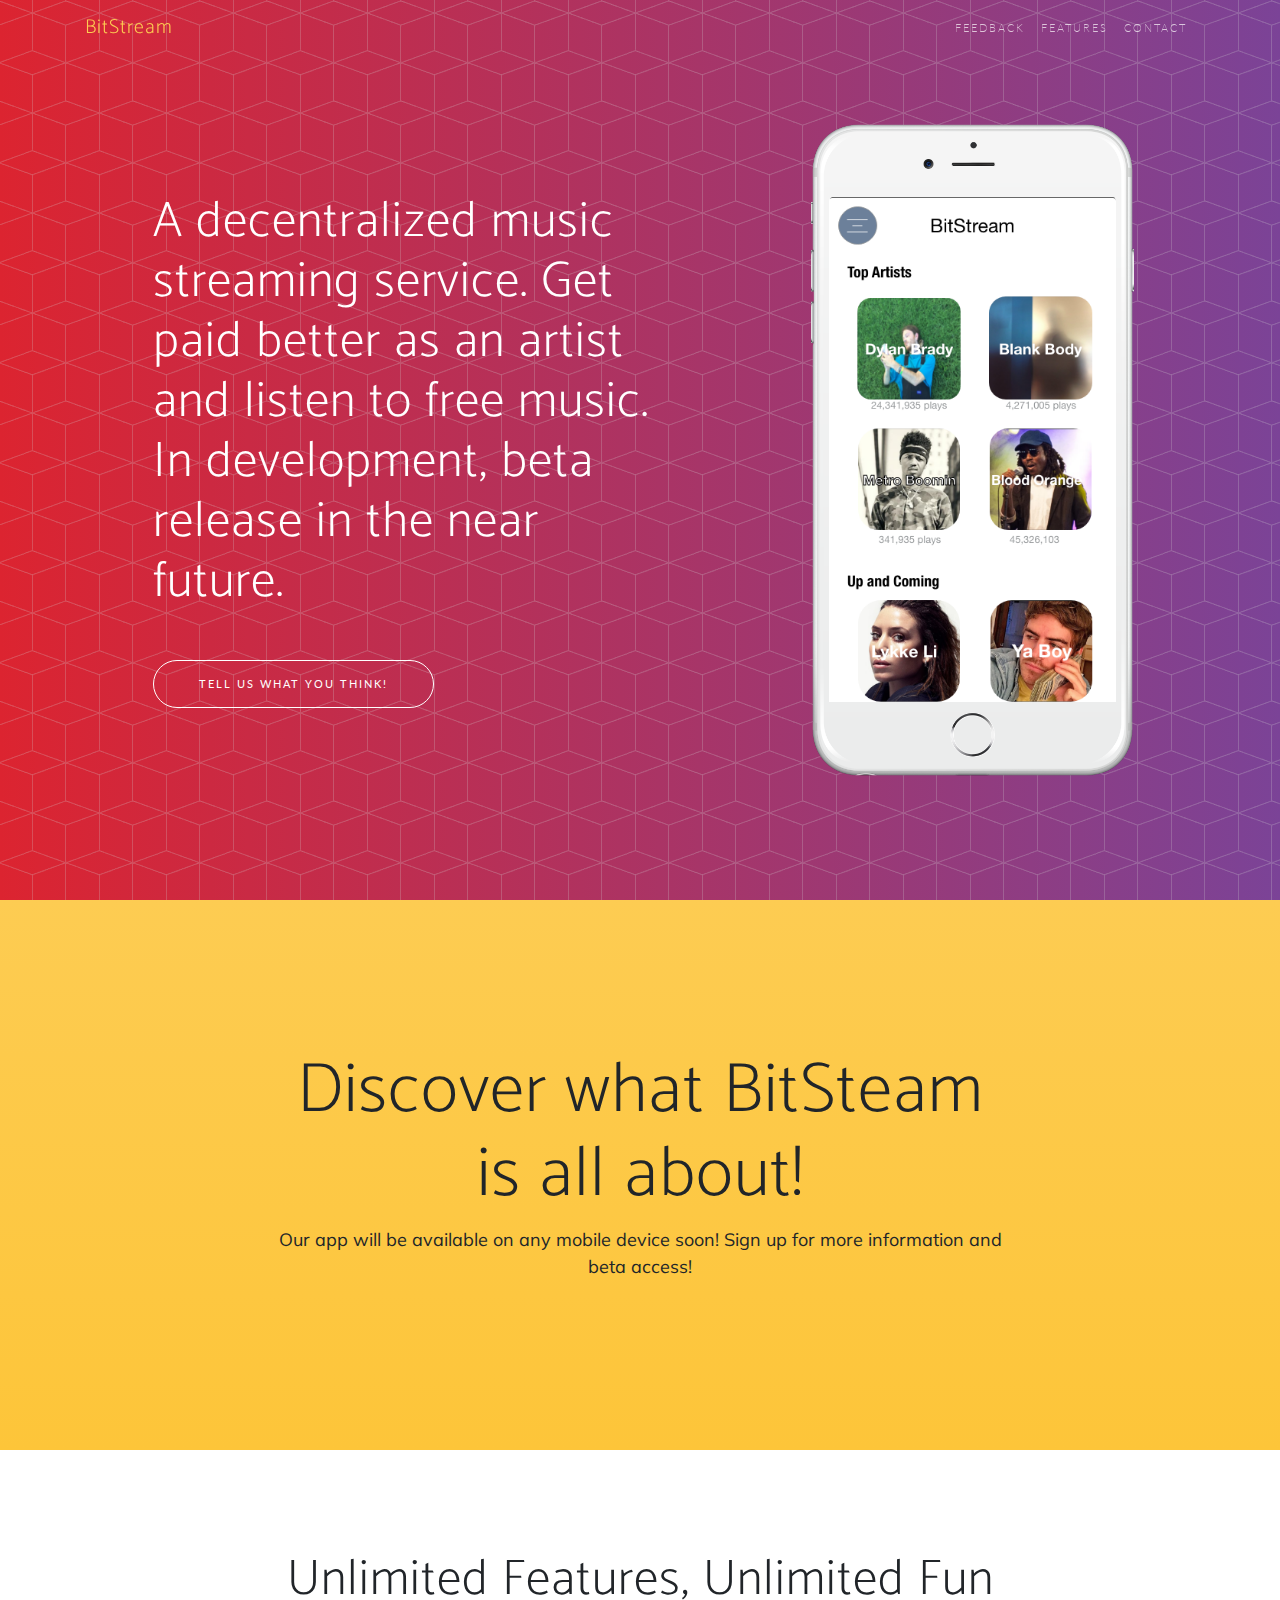
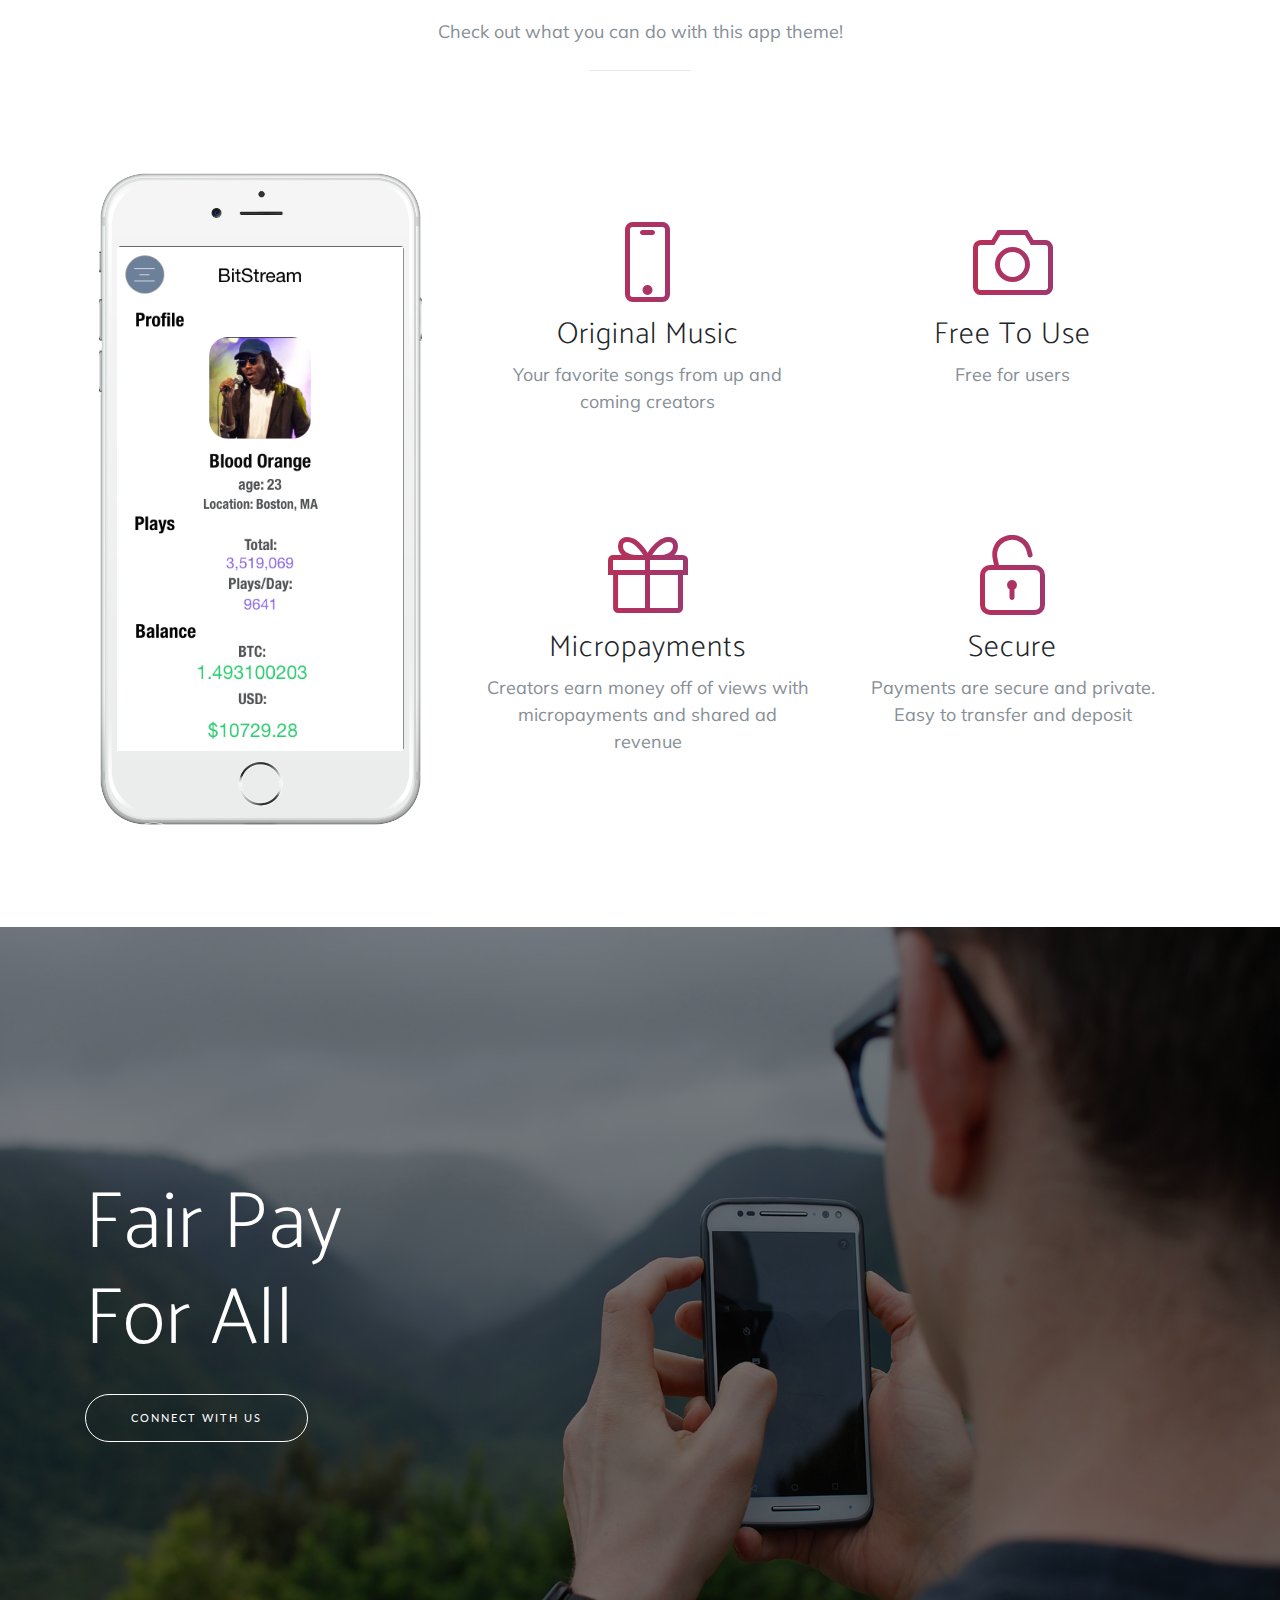
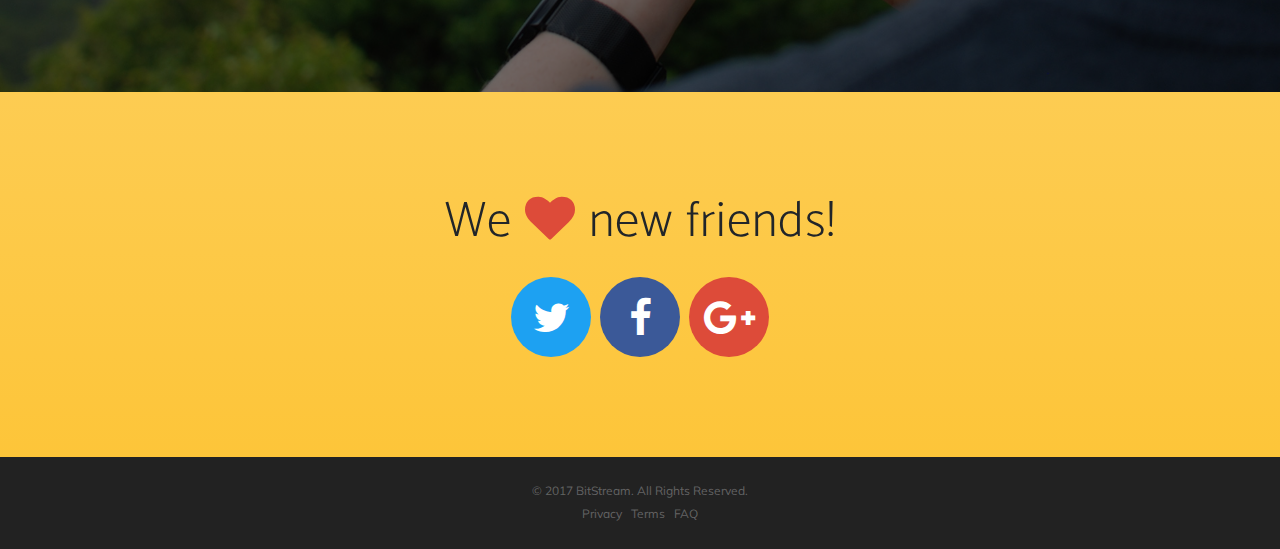
<file: BitStream/index.html>
<!DOCTYPE html>
<html lang="en">

  <head>

    <meta charset="utf-8">
    <meta name="viewport" content="width=device-width, initial-scale=1, shrink-to-fit=no">
    <meta name="description" content="">
    <meta name="author" content="">

    <title>BitStream</title>

    <!-- Bootstrap core CSS -->
    <link href="vendor/bootstrap/css/bootstrap.min.css" rel="stylesheet">

    <!-- Custom fonts for this template -->
    <link rel="stylesheet" href="vendor/font-awesome/css/font-awesome.min.css">
    <link rel="stylesheet" href="vendor/simple-line-icons/css/simple-line-icons.css">
    <link href="https://fonts.googleapis.com/css?family=Lato" rel="stylesheet">
    <link href="https://fonts.googleapis.com/css?family=Catamaran:100,200,300,400,500,600,700,800,900" rel="stylesheet">
    <link href="https://fonts.googleapis.com/css?family=Muli" rel="stylesheet">

    <!-- Plugin CSS -->
    <link rel="stylesheet" href="device-mockups/device-mockups.min.css">

    <!-- Custom styles for this template -->
    <link href="css/new-age.css" rel="stylesheet">

  </head>

  <body id="page-top">

    <!-- Navigation -->
    <nav class="navbar navbar-expand-lg navbar-light fixed-top" id="mainNav">
      <div class="container">
        <a class="navbar-brand js-scroll-trigger" href="#page-top">BitStream</a>
        <button class="navbar-toggler navbar-toggler-right" type="button" data-toggle="collapse" data-target="#navbarResponsive" aria-controls="navbarResponsive" aria-expanded="false" aria-label="Toggle navigation">
          Menu
          <i class="fa fa-bars"></i>
        </button>
        <div class="collapse navbar-collapse" id="navbarResponsive">
          <ul class="navbar-nav ml-auto">
            <li class="nav-item">
              <a class="nav-link js-scroll-trigger" href="https://docs.google.com/forms/d/e/1FAIpQLScmRfVFANTkM73EkITOBCPFWtIOla3pUd86gsu67krVJRPUtQ/viewform">Feedback</a>
            </li>
            <li class="nav-item">
              <a class="nav-link js-scroll-trigger" href="#features">Features</a>
            </li>
            <li class="nav-item">
              <a class="nav-link js-scroll-trigger" href="#contact">Contact</a>
            </li>
          </ul>
        </div>
      </div>
    </nav>

    <header class="masthead">
      <div class="container h-100">
        <div class="row h-100">
          <div class="col-lg-7 my-auto">
            <div class="header-content mx-auto">
              <h1 class="mb-5">A decentralized music streaming service. Get paid better as an artist and listen to free music. In development, beta release in the near future.</h1>
              <a href="https://docs.google.com/forms/d/e/1FAIpQLScmRfVFANTkM73EkITOBCPFWtIOla3pUd86gsu67krVJRPUtQ/viewform" class="btn btn-outline btn-xl js-scroll-trigger">Tell us what you think!</a>
            </div>
          </div>
          <div class="col-lg-5 my-auto">
            <div class="device-container">
              <div class="device-mockup iphone6_plus portrait white">
                <div class="device">
                  <div class="screen">
                    <!-- Demo image for screen mockup, you can put an image here, some HTML, an animation, video, or anything else! -->
                    <img src="img/demo-screen-1.png" class="img-fluid" alt="">
                  </div>
                  <div class="button">
                    <!-- You can hook the "home button" to some JavaScript events or just remove it -->
                  </div>
                </div>
              </div>
            </div>
          </div>
        </div>
      </div>
    </header>

    <section class="download bg-primary text-center" id="download">
      <div class="container">
        <div class="row">
          <div class="col-md-8 mx-auto">
            <h2 class="section-heading">Discover what BitSteam is all about!</h2>
            <p>Our app will be available on any mobile device soon! Sign up for more information and beta access! </p>
          </div>
        </div>
      </div>
    </section>

    <section class="features" id="features">
      <div class="container">
        <div class="section-heading text-center">
          <h2>Unlimited Features, Unlimited Fun</h2>
          <p class="text-muted">Check out what you can do with this app theme!</p>
          <hr>
        </div>
        <div class="row">
          <div class="col-lg-4 my-auto">
            <div class="device-container">
              <div class="device-mockup iphone6_plus portrait white">
                <div class="device">
                  <div class="screen">
                    <!-- Demo image for screen mockup, you can put an image here, some HTML, an animation, video, or anything else! -->
                    <img src="img/demo-screen-2.png" class="img-fluid" alt="">
                  </div>
                  <div class="button">
                    <!-- You can hook the "home button" to some JavaScript events or just remove it -->
                  </div>
                </div>
              </div>
            </div>
          </div>
          <div class="col-lg-8 my-auto">
            <div class="container-fluid">
              <div class="row">
                <div class="col-lg-6">
                  <div class="feature-item">
                    <i class="icon-screen-smartphone text-primary"></i>
                    <h3>Original Music</h3>
                    <p class="text-muted">Your favorite songs from up and coming creators</p>
                  </div>
                </div>
                <div class="col-lg-6">
                  <div class="feature-item">
                    <i class="icon-camera text-primary"></i>
                    <h3>Free To Use</h3>
                    <p class="text-muted">Free for users</p>
                  </div>
                </div>
              </div>
              <div class="row">
                <div class="col-lg-6">
                  <div class="feature-item">
                    <i class="icon-present text-primary"></i>
                    <h3>Micropayments</h3>
                    <p class="text-muted">Creators earn money off of views with micropayments and shared ad revenue</p>
                  </div>
                </div>
                <div class="col-lg-6">
                  <div class="feature-item">
                    <i class="icon-lock-open text-primary"></i>
                    <h3>Secure</h3>
                    <p class="text-muted">Payments are secure and private. Easy to transfer and deposit</p>
                  </div>
                </div>
              </div>
            </div>
          </div>
        </div>
      </div>
    </section>

    <section class="cta">
      <div class="cta-content">
        <div class="container">
          <h2>Fair Pay<br>For All</h2>
          <a href="#contact" class="btn btn-outline btn-xl js-scroll-trigger">Connect With Us</a>
        </div>
      </div>
      <div class="overlay"></div>
    </section>

    <section class="contact bg-primary" id="contact">
      <div class="container">
        <h2>We
          <i class="fa fa-heart"></i>
          new friends!</h2>
        <ul class="list-inline list-social">
          <li class="list-inline-item social-twitter">
            <a href="#">
              <i class="fa fa-twitter"></i>
            </a>
          </li>
          <li class="list-inline-item social-facebook">
            <a href="#">
              <i class="fa fa-facebook"></i>
            </a>
          </li>
          <li class="list-inline-item social-google-plus">
            <a href="#">
              <i class="fa fa-google-plus"></i>
            </a>
          </li>
        </ul>
      </div>
    </section>

    <footer>
      <div class="container">
        <p>&copy; 2017 BitStream. All Rights Reserved.</p>
        <ul class="list-inline">
          <li class="list-inline-item">
            <a href="#">Privacy</a>
          </li>
          <li class="list-inline-item">
            <a href="#">Terms</a>
          </li>
          <li class="list-inline-item">
            <a href="#">FAQ</a>
          </li>
        </ul>
      </div>
    </footer>

    <!-- Bootstrap core JavaScript -->
    <script src="vendor/jquery/jquery.min.js"></script>
    <script src="vendor/bootstrap/js/bootstrap.bundle.min.js"></script>

    <!-- Plugin JavaScript -->
    <script src="vendor/jquery-easing/jquery.easing.min.js"></script>

    <!-- Custom scripts for this template -->
    <script src="js/new-age.min.js"></script>

  </body>

</html>
</file>
<file: BitStream/vendor/simple-line-icons/css/simple-line-icons.css>
@font-face {
  font-family: 'simple-line-icons';
  src: url('../fonts/Simple-Line-Icons.eot?v=2.4.0');
  src: url('../fonts/Simple-Line-Icons.eot?v=2.4.0#iefix') format('embedded-opentype'), url('../fonts/Simple-Line-Icons.woff2?v=2.4.0') format('woff2'), url('../fonts/Simple-Line-Icons.ttf?v=2.4.0') format('truetype'), url('../fonts/Simple-Line-Icons.woff?v=2.4.0') format('woff'), url('../fonts/Simple-Line-Icons.svg?v=2.4.0#simple-line-icons') format('svg');
  font-weight: normal;
  font-style: normal;
}
/*
 Use the following CSS code if you want to have a class per icon.
 Instead of a list of all class selectors, you can use the generic [class*="icon-"] selector, but it's slower:
*/
.icon-user,
.icon-people,
.icon-user-female,
.icon-user-follow,
.icon-user-following,
.icon-user-unfollow,
.icon-login,
.icon-logout,
.icon-emotsmile,
.icon-phone,
.icon-call-end,
.icon-call-in,
.icon-call-out,
.icon-map,
.icon-location-pin,
.icon-direction,
.icon-directions,
.icon-compass,
.icon-layers,
.icon-menu,
.icon-list,
.icon-options-vertical,
.icon-options,
.icon-arrow-down,
.icon-arrow-left,
.icon-arrow-right,
.icon-arrow-up,
.icon-arrow-up-circle,
.icon-arrow-left-circle,
.icon-arrow-right-circle,
.icon-arrow-down-circle,
.icon-check,
.icon-clock,
.icon-plus,
.icon-minus,
.icon-close,
.icon-event,
.icon-exclamation,
.icon-organization,
.icon-trophy,
.icon-screen-smartphone,
.icon-screen-desktop,
.icon-plane,
.icon-notebook,
.icon-mustache,
.icon-mouse,
.icon-magnet,
.icon-energy,
.icon-disc,
.icon-cursor,
.icon-cursor-move,
.icon-crop,
.icon-chemistry,
.icon-speedometer,
.icon-shield,
.icon-screen-tablet,
.icon-magic-wand,
.icon-hourglass,
.icon-graduation,
.icon-ghost,
.icon-game-controller,
.icon-fire,
.icon-eyeglass,
.icon-envelope-open,
.icon-envelope-letter,
.icon-bell,
.icon-badge,
.icon-anchor,
.icon-wallet,
.icon-vector,
.icon-speech,
.icon-puzzle,
.icon-printer,
.icon-present,
.icon-playlist,
.icon-pin,
.icon-picture,
.icon-handbag,
.icon-globe-alt,
.icon-globe,
.icon-folder-alt,
.icon-folder,
.icon-film,
.icon-feed,
.icon-drop,
.icon-drawer,
.icon-docs,
.icon-doc,
.icon-diamond,
.icon-cup,
.icon-calculator,
.icon-bubbles,
.icon-briefcase,
.icon-book-open,
.icon-basket-loaded,
.icon-basket,
.icon-bag,
.icon-action-undo,
.icon-action-redo,
.icon-wrench,
.icon-umbrella,
.icon-trash,
.icon-tag,
.icon-support,
.icon-frame,
.icon-size-fullscreen,
.icon-size-actual,
.icon-shuffle,
.icon-share-alt,
.icon-share,
.icon-rocket,
.icon-question,
.icon-pie-chart,
.icon-pencil,
.icon-note,
.icon-loop,
.icon-home,
.icon-grid,
.icon-graph,
.icon-microphone,
.icon-music-tone-alt,
.icon-music-tone,
.icon-earphones-alt,
.icon-earphones,
.icon-equalizer,
.icon-like,
.icon-dislike,
.icon-control-start,
.icon-control-rewind,
.icon-control-play,
.icon-control-pause,
.icon-control-forward,
.icon-control-end,
.icon-volume-1,
.icon-volume-2,
.icon-volume-off,
.icon-calendar,
.icon-bulb,
.icon-chart,
.icon-ban,
.icon-bubble,
.icon-camrecorder,
.icon-camera,
.icon-cloud-download,
.icon-cloud-upload,
.icon-envelope,
.icon-eye,
.icon-flag,
.icon-heart,
.icon-info,
.icon-key,
.icon-link,
.icon-lock,
.icon-lock-open,
.icon-magnifier,
.icon-magnifier-add,
.icon-magnifier-remove,
.icon-paper-clip,
.icon-paper-plane,
.icon-power,
.icon-refresh,
.icon-reload,
.icon-settings,
.icon-star,
.icon-symbol-female,
.icon-symbol-male,
.icon-target,
.icon-credit-card,
.icon-paypal,
.icon-social-tumblr,
.icon-social-twitter,
.icon-social-facebook,
.icon-social-instagram,
.icon-social-linkedin,
.icon-social-pinterest,
.icon-social-github,
.icon-social-google,
.icon-social-reddit,
.icon-social-skype,
.icon-social-dribbble,
.icon-social-behance,
.icon-social-foursqare,
.icon-social-soundcloud,
.icon-social-spotify,
.icon-social-stumbleupon,
.icon-social-youtube,
.icon-social-dropbox,
.icon-social-vkontakte,
.icon-social-steam {
  font-family: 'simple-line-icons';
  speak: none;
  font-style: normal;
  font-weight: normal;
  font-variant: normal;
  text-transform: none;
  line-height: 1;
  /* Better Font Rendering =========== */
  -webkit-font-smoothing: antialiased;
  -moz-osx-font-smoothing: grayscale;
}
.icon-user:before {
  content: "\e005";
}
.icon-people:before {
  content: "\e001";
}
.icon-user-female:before {
  content: "\e000";
}
.icon-user-follow:before {
  content: "\e002";
}
.icon-user-following:before {
  content: "\e003";
}
.icon-user-unfollow:before {
  content: "\e004";
}
.icon-login:before {
  content: "\e066";
}
.icon-logout:before {
  content: "\e065";
}
.icon-emotsmile:before {
  content: "\e021";
}
.icon-phone:before {
  content: "\e600";
}
.icon-call-end:before {
  content: "\e048";
}
.icon-call-in:before {
  content: "\e047";
}
.icon-call-out:before {
  content: "\e046";
}
.icon-map:before {
  content: "\e033";
}
.icon-location-pin:before {
  content: "\e096";
}
.icon-direction:before {
  content: "\e042";
}
.icon-directions:before {
  content: "\e041";
}
.icon-compass:before {
  content: "\e045";
}
.icon-layers:before {
  content: "\e034";
}
.icon-menu:before {
  content: "\e601";
}
.icon-list:before {
  content: "\e067";
}
.icon-options-vertical:before {
  content: "\e602";
}
.icon-options:before {
  content: "\e603";
}
.icon-arrow-down:before {
  content: "\e604";
}
.icon-arrow-left:before {
  content: "\e605";
}
.icon-arrow-right:before {
  content: "\e606";
}
.icon-arrow-up:before {
  content: "\e607";
}
.icon-arrow-up-circle:before {
  content: "\e078";
}
.icon-arrow-left-circle:before {
  content: "\e07a";
}
.icon-arrow-right-circle:before {
  content: "\e079";
}
.icon-arrow-down-circle:before {
  content: "\e07b";
}
.icon-check:before {
  content: "\e080";
}
.icon-clock:before {
  content: "\e081";
}
.icon-plus:before {
  content: "\e095";
}
.icon-minus:before {
  content: "\e615";
}
.icon-close:before {
  content: "\e082";
}
.icon-event:before {
  content: "\e619";
}
.icon-exclamation:before {
  content: "\e617";
}
.icon-organization:before {
  content: "\e616";
}
.icon-trophy:before {
  content: "\e006";
}
.icon-screen-smartphone:before {
  content: "\e010";
}
.icon-screen-desktop:before {
  content: "\e011";
}
.icon-plane:before {
  content: "\e012";
}
.icon-notebook:before {
  content: "\e013";
}
.icon-mustache:before {
  content: "\e014";
}
.icon-mouse:before {
  content: "\e015";
}
.icon-magnet:before {
  content: "\e016";
}
.icon-energy:before {
  content: "\e020";
}
.icon-disc:before {
  content: "\e022";
}
.icon-cursor:before {
  content: "\e06e";
}
.icon-cursor-move:before {
  content: "\e023";
}
.icon-crop:before {
  content: "\e024";
}
.icon-chemistry:before {
  content: "\e026";
}
.icon-speedometer:before {
  content: "\e007";
}
.icon-shield:before {
  content: "\e00e";
}
.icon-screen-tablet:before {
  content: "\e00f";
}
.icon-magic-wand:before {
  content: "\e017";
}
.icon-hourglass:before {
  content: "\e018";
}
.icon-graduation:before {
  content: "\e019";
}
.icon-ghost:before {
  content: "\e01a";
}
.icon-game-controller:before {
  content: "\e01b";
}
.icon-fire:before {
  content: "\e01c";
}
.icon-eyeglass:before {
  content: "\e01d";
}
.icon-envelope-open:before {
  content: "\e01e";
}
.icon-envelope-letter:before {
  content: "\e01f";
}
.icon-bell:before {
  content: "\e027";
}
.icon-badge:before {
  content: "\e028";
}
.icon-anchor:before {
  content: "\e029";
}
.icon-wallet:before {
  content: "\e02a";
}
.icon-vector:before {
  content: "\e02b";
}
.icon-speech:before {
  content: "\e02c";
}
.icon-puzzle:before {
  content: "\e02d";
}
.icon-printer:before {
  content: "\e02e";
}
.icon-present:before {
  content: "\e02f";
}
.icon-playlist:before {
  content: "\e030";
}
.icon-pin:before {
  content: "\e031";
}
.icon-picture:before {
  content: "\e032";
}
.icon-handbag:before {
  content: "\e035";
}
.icon-globe-alt:before {
  content: "\e036";
}
.icon-globe:before {
  content: "\e037";
}
.icon-folder-alt:before {
  content: "\e039";
}
.icon-folder:before {
  content: "\e089";
}
.icon-film:before {
  content: "\e03a";
}
.icon-feed:before {
  content: "\e03b";
}
.icon-drop:before {
  content: "\e03e";
}
.icon-drawer:before {
  content: "\e03f";
}
.icon-docs:before {
  content: "\e040";
}
.icon-doc:before {
  content: "\e085";
}
.icon-diamond:before {
  content: "\e043";
}
.icon-cup:before {
  content: "\e044";
}
.icon-calculator:before {
  content: "\e049";
}
.icon-bubbles:before {
  content: "\e04a";
}
.icon-briefcase:before {
  content: "\e04b";
}
.icon-book-open:before {
  content: "\e04c";
}
.icon-basket-loaded:before {
  content: "\e04d";
}
.icon-basket:before {
  content: "\e04e";
}
.icon-bag:before {
  content: "\e04f";
}
.icon-action-undo:before {
  content: "\e050";
}
.icon-action-redo:before {
  content: "\e051";
}
.icon-wrench:before {
  content: "\e052";
}
.icon-umbrella:before {
  content: "\e053";
}
.icon-trash:before {
  content: "\e054";
}
.icon-tag:before {
  content: "\e055";
}
.icon-support:before {
  content: "\e056";
}
.icon-frame:before {
  content: "\e038";
}
.icon-size-fullscreen:before {
  content: "\e057";
}
.icon-size-actual:before {
  content: "\e058";
}
.icon-shuffle:before {
  content: "\e059";
}
.icon-share-alt:before {
  content: "\e05a";
}
.icon-share:before {
  content: "\e05b";
}
.icon-rocket:before {
  content: "\e05c";
}
.icon-question:before {
  content: "\e05d";
}
.icon-pie-chart:before {
  content: "\e05e";
}
.icon-pencil:before {
  content: "\e05f";
}
.icon-note:before {
  content: "\e060";
}
.icon-loop:before {
  content: "\e064";
}
.icon-home:before {
  content: "\e069";
}
.icon-grid:before {
  content: "\e06a";
}
.icon-graph:before {
  content: "\e06b";
}
.icon-microphone:before {
  content: "\e063";
}
.icon-music-tone-alt:before {
  content: "\e061";
}
.icon-music-tone:before {
  content: "\e062";
}
.icon-earphones-alt:before {
  content: "\e03c";
}
.icon-earphones:before {
  content: "\e03d";
}
.icon-equalizer:before {
  content: "\e06c";
}
.icon-like:before {
  content: "\e068";
}
.icon-dislike:before {
  content: "\e06d";
}
.icon-control-start:before {
  content: "\e06f";
}
.icon-control-rewind:before {
  content: "\e070";
}
.icon-control-play:before {
  content: "\e071";
}
.icon-control-pause:before {
  content: "\e072";
}
.icon-control-forward:before {
  content: "\e073";
}
.icon-control-end:before {
  content: "\e074";
}
.icon-volume-1:before {
  content: "\e09f";
}
.icon-volume-2:before {
  content: "\e0a0";
}
.icon-volume-off:before {
  content: "\e0a1";
}
.icon-calendar:before {
  content: "\e075";
}
.icon-bulb:before {
  content: "\e076";
}
.icon-chart:before {
  content: "\e077";
}
.icon-ban:before {
  content: "\e07c";
}
.icon-bubble:before {
  content: "\e07d";
}
.icon-camrecorder:before {
  content: "\e07e";
}
.icon-camera:before {
  content: "\e07f";
}
.icon-cloud-download:before {
  content: "\e083";
}
.icon-cloud-upload:before {
  content: "\e084";
}
.icon-envelope:before {
  content: "\e086";
}
.icon-eye:before {
  content: "\e087";
}
.icon-flag:before {
  content: "\e088";
}
.icon-heart:before {
  content: "\e08a";
}
.icon-info:before {
  content: "\e08b";
}
.icon-key:before {
  content: "\e08c";
}
.icon-link:before {
  content: "\e08d";
}
.icon-lock:before {
  content: "\e08e";
}
.icon-lock-open:before {
  content: "\e08f";
}
.icon-magnifier:before {
  content: "\e090";
}
.icon-magnifier-add:before {
  content: "\e091";
}
.icon-magnifier-remove:before {
  content: "\e092";
}
.icon-paper-clip:before {
  content: "\e093";
}
.icon-paper-plane:before {
  content: "\e094";
}
.icon-power:before {
  content: "\e097";
}
.icon-refresh:before {
  content: "\e098";
}
.icon-reload:before {
  content: "\e099";
}
.icon-settings:before {
  content: "\e09a";
}
.icon-star:before {
  content: "\e09b";
}
.icon-symbol-female:before {
  content: "\e09c";
}
.icon-symbol-male:before {
  content: "\e09d";
}
.icon-target:before {
  content: "\e09e";
}
.icon-credit-card:before {
  content: "\e025";
}
.icon-paypal:before {
  content: "\e608";
}
.icon-social-tumblr:before {
  content: "\e00a";
}
.icon-social-twitter:before {
  content: "\e009";
}
.icon-social-facebook:before {
  content: "\e00b";
}
.icon-social-instagram:before {
  content: "\e609";
}
.icon-social-linkedin:before {
  content: "\e60a";
}
.icon-social-pinterest:before {
  content: "\e60b";
}
.icon-social-github:before {
  content: "\e60c";
}
.icon-social-google:before {
  content: "\e60d";
}
.icon-social-reddit:before {
  content: "\e60e";
}
.icon-social-skype:before {
  content: "\e60f";
}
.icon-social-dribbble:before {
  content: "\e00d";
}
.icon-social-behance:before {
  content: "\e610";
}
.icon-social-foursqare:before {
  content: "\e611";
}
.icon-social-soundcloud:before {
  content: "\e612";
}
.icon-social-spotify:before {
  content: "\e613";
}
.icon-social-stumbleupon:before {
  content: "\e614";
}
.icon-social-youtube:before {
  content: "\e008";
}
.icon-social-dropbox:before {
  content: "\e00c";
}
.icon-social-vkontakte:before {
  content: "\e618";
}
.icon-social-steam:before {
  content: "\e620";
}
</file>
<file: BitStream/device-mockups/device-mockups.min.css>
.device-mockup{position:relative;width:100%;padding-bottom:61.775701%}.device-mockup>.device{position:absolute;top:0;bottom:0;left:0;right:0;width:100%;height:100%;background-size:100% 100%;background-repeat:no-repeat;background-image:url(macbook/macbook.png)}.device-mockup>.device>.screen{position:absolute;top:11.0438729%;bottom:14.6747352%;left:13.364486%;right:13.364486%;overflow:hidden}.device-mockup>.device>.button{position:absolute;top:0;left:0;display:none;overflow:hidden;border-radius:100%;-webkit-border-radius:100%;-moz-border-radius:100%;cursor:pointer}.device-mockup.imac{padding-bottom:81.230769%}.device-mockup.imac>.device{background-image:url(imac/imac.png)}.device-mockup.imac>.device>.screen{top:8.20707071%;bottom:31.6919192%;left:6.61538462%;right:6.61538462%}.device-mockup.macbook{padding-bottom:61.775701%}.device-mockup.macbook>.device{background-image:url(macbook/macbook.png)}.device-mockup.macbook>.device>.screen{top:11.0438729%;bottom:14.6747352%;left:13.364486%;right:13.364486%}.device-mockup.macbook_2015{padding-bottom:57.5%}.device-mockup.macbook_2015.grey>.device,.device-mockup.macbook_2015>.device{background-image:url(macbook_2015/grey.png)}.device-mockup.macbook_2015.silver>.device,.device-mockup.macbook_2015>.device{background-image:url(macbook_2015/silver.png)}.device-mockup.macbook_2015.gold>.device,.device-mockup.macbook_2015>.device{background-image:url(macbook_2015/gold.png)}.device-mockup.macbook_2015>.device>.screen{top:7.5%;bottom:10.9%;left:12.46%;right:12.56%}.device-mockup.iphone5,.device-mockup.iphone5.portrait{padding-bottom:210.57%}.device-mockup.iphone5.landscape{padding-bottom:47.49%}.device-mockup.iphone5.black>.device,.device-mockup.iphone5.portrait.black>.device,.device-mockup.iphone5>.device{background-image:url(iphone5/iphone5_port_black.png)}.device-mockup.iphone5.landscape.black>.device,.device-mockup.iphone5.landscape>.device{background-image:url(iphone5/iphone5_land_black.png)}.device-mockup.iphone5.portrait.white>.device,.device-mockup.iphone5.white>.device{background-image:url(iphone5/iphone5_port_white.png)}.device-mockup.iphone5.landscape.white>.device{background-image:url(iphone5/iphone5_land_white.png)}.device-mockup.iphone5.portrait>.device>.screen,.device-mockup.iphone5>.device>.screen{top:14.78%;bottom:13.78%;left:8.77%;right:7.77%}.device-mockup.iphone5.landscape>.device>.screen{top:7.422488%;bottom:8.422488%;left:14.919127%;right:14.019127%}.device-mockup.iphone5.portrait>.device>.button,.device-mockup.iphone5>.device>.button{display:block;top:88.3%;bottom:2.5%;left:40%;right:40%}.device-mockup.iphone5.landscape>.device>.button{display:block;top:40%;bottom:41%;left:88.4%;right:2.3%}.device-mockup.iphone_se,.device-mockup.iphone_se.portrait{padding-bottom:209.83%}.device-mockup.iphone_se.landscape{padding-bottom:47.66%}.device-mockup.iphone_se.black>.device,.device-mockup.iphone_se.portrait.black>.device,.device-mockup.iphone_se>.device{background-image:url(iphone_se/iphone_se_port_black.png)}.device-mockup.iphone_se.landscape.black>.device,.device-mockup.iphone_se.landscape>.device{background-image:url(iphone_se/iphone_se_land_black.png)}.device-mockup.iphone_se.portrait.white>.device,.device-mockup.iphone_se.white>.device{background-image:url(iphone_se/iphone_se_port_white.png)}.device-mockup.iphone_se.landscape.white>.device{background-image:url(iphone_se/iphone_se_land_white.png)}.device-mockup.iphone_se.gold>.device,.device-mockup.iphone_se.portrait.gold>.device{background-image:url(iphone_se/iphone_se_port_gold.png)}.device-mockup.iphone_se.landscape.gold>.device{background-image:url(iphone_se/iphone_se_land_gold.png)}.device-mockup.iphone_se.portrait.rose>.device,.device-mockup.iphone_se.rose>.device{background-image:url(iphone_se/iphone_se_port_rose.png)}.device-mockup.iphone_se.landscape.rose>.device{background-image:url(iphone_se/iphone_se_land_rose.png)}.device-mockup.iphone_se.portrait>.device>.screen,.device-mockup.iphone_se>.device>.screen{top:16.28%;bottom:16.28%;left:11.77%;right:11.77%}.device-mockup.iphone_se.landscape>.device>.screen{top:11.722488%;bottom:11.722488%;left:16.0191273%;right:16.0191273%}.device-mockup.iphone_se.portrait>.device>.button,.device-mockup.iphone_se>.device>.button{display:block;top:86.3%;bottom:5.5%;left:42%;right:42%}.device-mockup.iphone_se.landscape>.device>.button{display:block;top:42%;bottom:42%;left:86.4%;right:5.1%}.device-mockup.iphone6,.device-mockup.iphone6.portrait{padding-bottom:207.19%}.device-mockup.iphone6.landscape{padding-bottom:48.76%}.device-mockup.iphone6.black>.device,.device-mockup.iphone6.portrait.black>.device,.device-mockup.iphone6>.device{background-image:url(iphone_6/iphone_6_port_black.png)}.device-mockup.iphone6.landscape.black>.device,.device-mockup.iphone6.landscape>.device{background-image:url(iphone_6/iphone_6_land_black.png)}.device-mockup.iphone6.portrait.white>.device,.device-mockup.iphone6.white>.device{background-image:url(iphone_6/iphone_6_port_white.png)}.device-mockup.iphone6.landscape.white>.device{background-image:url(iphone_6/iphone_6_land_white.png)}.device-mockup.iphone6.gold>.device,.device-mockup.iphone6.portrait.gold>.device{background-image:url(iphone_6/iphone_6_port_gold.png)}.device-mockup.iphone6.landscape.gold>.device{background-image:url(iphone_6/iphone_6_land_gold.png)}.device-mockup.iphone6.portrait>.device>.screen,.device-mockup.iphone6>.device>.screen{top:12.58%;bottom:12.88%;left:6.77%;right:6.77%}.device-mockup.iphone6.landscape>.device>.screen{top:6.77%;bottom:6.77%;left:12.58%;right:12.88%}.device-mockup.iphone6.portrait>.device>.button,.device-mockup.iphone6>.device>.button{display:block;top:88.6%;bottom:3.2%;left:42%;right:42%}.device-mockup.iphone6.landscape>.device>.button{display:block;top:42%;bottom:42%;left:88.6%;right:3.2%}.device-mockup.iphone6_plus,.device-mockup.iphone6_plus.portrait{padding-bottom:201.76%}.device-mockup.iphone6_plus.landscape{padding-bottom:49.56%}.device-mockup.iphone6_plus.black>.device,.device-mockup.iphone6_plus.portrait.black>.device,.device-mockup.iphone6_plus>.device{background-image:url(iphone_6_plus/iphone_6_plus_black_port.png)}.device-mockup.iphone6_plus.landscape.black>.device,.device-mockup.iphone6_plus.landscape>.device{background-image:url(iphone_6_plus/iphone_6_plus_black_land.png)}.device-mockup.iphone6_plus.portrait.white>.device,.device-mockup.iphone6_plus.white>.device{background-image:url(iphone_6_plus/iphone_6_plus_white_port.png)}.device-mockup.iphone6_plus.landscape.white>.device{background-image:url(iphone_6_plus/iphone_6_plus_white_land.png)}.device-mockup.iphone6_plus.gold>.device,.device-mockup.iphone6_plus.portrait.gold>.device{background-image:url(iphone_6_plus/iphone_6_plus_gold_port.png)}.device-mockup.iphone6_plus.landscape.gold>.device{background-image:url(iphone_6_plus/iphone_6_plus_gold_land.png)}.device-mockup.iphone6_plus.portrait>.device>.screen,.device-mockup.iphone6_plus>.device>.screen{top:11.58%;bottom:11.58%;left:5.97%;right:5.97%}.device-mockup.iphone6_plus.landscape>.device>.screen{top:5.97%;bottom:5.97%;left:11.38%;right:11.58%}.device-mockup.iphone6_plus.portrait>.device>.button,.device-mockup.iphone6_plus>.device>.button{display:block;top:89.9%;bottom:3.2%;left:43%;right:43%}.device-mockup.iphone6_plus.landscape>.device>.button{display:block;top:43%;bottom:43%;left:89.9%;right:3.2%}.device-mockup.ipad,.device-mockup.ipad.portrait{padding-bottom:128.406276%}.device-mockup.ipad.landscape{padding-bottom:79.9086758%}.device-mockup.ipad.black>.device,.device-mockup.ipad.portrait.black>.device,.device-mockup.ipad>.device{background-image:url(ipad/ipad_port_black.png)}.device-mockup.ipad.portrait.white>.device,.device-mockup.ipad.white>.device{background-image:url(ipad/ipad_port_white.png)}.device-mockup.ipad.landscape.black>.device,.device-mockup.ipad.landscape>.device{background-image:url(ipad/ipad_land_black.png)}.device-mockup.ipad.landscape.white>.device{background-image:url(ipad/ipad_land_white.png)}.device-mockup.ipad.portrait>.device>.screen,.device-mockup.ipad>.device>.screen{top:12.025723%;bottom:12.154341%;left:13.45995%;right:13.45995%}.device-mockup.ipad.landscape>.device>.screen{top:13.87755102%;bottom:13.87755102%;left:11.5459883%;right:11.5459883%}.device-mockup.ipad.portrait>.device>.button,.device-mockup.ipad>.device>.button{display:block;top:90.2%;bottom:5.5%;left:47.3%;right:47.3%}.device-mockup.ipad.landscape>.device>.button{display:block;top:47.3%;bottom:47.3%;left:90.8%;right:4.9%}.device-mockup.ipad_air,.device-mockup.ipad_air.portrait{padding-bottom:141.27%}.device-mockup.ipad_air.landscape{padding-bottom:70.79%}.device-mockup.ipad_air.grey>.device,.device-mockup.ipad_air.portrait.grey>.device,.device-mockup.ipad_air>.device{background-image:url(ipad_air/ipad_air_gray_port.png)}.device-mockup.ipad_air.portrait.silver>.device,.device-mockup.ipad_air.silver>.device{background-image:url(ipad_air/ipad_air_silver_port.png)}.device-mockup.ipad_air.landscape.grey>.device,.device-mockup.ipad_air.landscape>.device{background-image:url(ipad_air/ipad_air_gray_land.png)}.device-mockup.ipad_air.landscape.silver>.device{background-image:url(ipad_air/ipad_air_silver_land.png)}.device-mockup.ipad_air.portrait>.device>.screen,.device-mockup.ipad_air>.device>.screen{top:9.025723%;bottom:9.154341%;left:7.45995%;right:6.45995%}.device-mockup.ipad_air.landscape>.device>.screen{top:6.877551%;bottom:6.877551%;left:9.545988%;right:9.545988%}.device-mockup.ipad_air.portrait>.device>.button,.device-mockup.ipad_air>.device>.button{display:block;top:93.2%;bottom:2.5%;left:47.3%;right:47.3%}.device-mockup.ipad_air.landscape>.device>.button{display:block;top:47.3%;bottom:47.3%;left:93.1%;right:2.1%}.device-mockup.ipad_air_2,.device-mockup.ipad_air_2.portrait{padding-bottom:141.38%}.device-mockup.ipad_air_2.landscape{padding-bottom:70.73%}.device-mockup.ipad_air_2.grey>.device,.device-mockup.ipad_air_2.portrait.grey>.device,.device-mockup.ipad_air_2>.device{background-image:url(ipad_air_2/ipad_air_2_gray_port.png)}.device-mockup.ipad_air_2.portrait.silver>.device,.device-mockup.ipad_air_2.silver>.device{background-image:url(ipad_air_2/ipad_air_2_silver_port.png)}.device-mockup.ipad_air_2.gold>.device,.device-mockup.ipad_air_2.portrait.gold>.device{background-image:url(ipad_air_2/ipad_air_2_gold_port.png)}.device-mockup.ipad_air_2.landscape.grey>.device,.device-mockup.ipad_air_2.landscape>.device{background-image:url(ipad_air_2/ipad_air_2_gray_land.png)}.device-mockup.ipad_air_2.landscape.silver>.device{background-image:url(ipad_air_2/ipad_air_2_silver_land.png)}.device-mockup.ipad_air_2.landscape.gold>.device{background-image:url(ipad_air_2/ipad_air_2_gold_land.png)}.device-mockup.ipad_air_2.portrait>.device>.screen,.device-mockup.ipad_air_2>.device>.screen{top:9.025723%;bottom:8.854341%;left:6.15995%;right:6.15995%}.device-mockup.ipad_air_2.landscape>.device>.screen{top:6.277551%;bottom:6.277551%;left:8.545988%;right:8.545988%}.device-mockup.ipad_air_2.portrait>.device>.button,.device-mockup.ipad_air_2>.device>.button{display:block;top:93.2%;bottom:2.1%;left:46.3%;right:46.5%}.device-mockup.ipad_air_2.landscape>.device>.button{display:block;top:46.5%;bottom:46.8%;left:93.5%;right:1.9%}.device-mockup.ipad_pro,.device-mockup.ipad_pro.portrait{padding-bottom:138.63%}.device-mockup.ipad_pro.landscape{padding-bottom:72.14%}.device-mockup.ipad_pro.grey>.device,.device-mockup.ipad_pro.portrait.grey>.device,.device-mockup.ipad_pro>.device{background-image:url(ipad_pro/ipad_pro_port_black.png)}.device-mockup.ipad_pro.portrait.silver>.device,.device-mockup.ipad_pro.silver>.device{background-image:url(ipad_pro/ipad_pro_port_silver.png)}.device-mockup.ipad_pro.gold>.device,.device-mockup.ipad_pro.portrait.gold>.device{background-image:url(ipad_pro/ipad_pro_port_gold.png)}.device-mockup.ipad_pro.landscape.grey>.device,.device-mockup.ipad_pro.landscape>.device{background-image:url(ipad_pro/ipad_pro_land_black.png)}.device-mockup.ipad_pro.landscape.silver>.device{background-image:url(ipad_pro/ipad_pro_land_silver.png)}.device-mockup.ipad_pro.landscape.gold>.device{background-image:url(ipad_pro/ipad_pro_land_gold.png)}.device-mockup.ipad_pro.portrait>.device>.screen,.device-mockup.ipad_pro>.device>.screen{top:7.025723%;bottom:6.854341%;left:5.15995%;right:5.15995%}.device-mockup.ipad_pro.landscape>.device>.screen{top:5.177551%;bottom:5.177551%;left:6.945988%;right:6.945988%}.device-mockup.ipad_pro.portrait>.device>.button,.device-mockup.ipad_pro>.device>.button{display:block;top:94.9%;bottom:1.5%;left:47.3%;right:47.1%}.device-mockup.ipad_pro.landscape>.device>.button{display:block;top:47.5%;bottom:47.5%;left:94.8%;right:1.5%}.device-mockup.galaxy_s3,.device-mockup.galaxy_s3.portrait{padding-bottom:178.787879%}.device-mockup.galaxy_s3.landscape{padding-bottom:55.9322034%}.device-mockup.galaxy_s3.black>.device,.device-mockup.galaxy_s3.portrait.black>.device,.device-mockup.galaxy_s3>.device{background-image:url(galaxy_s3/s3_port_black.png)}.device-mockup.galaxy_s3.landscape.black>.device,.device-mockup.galaxy_s3.landscape>.device{background-image:url(galaxy_s3/s3_land_black.png)}.device-mockup.galaxy_s3.portrait.white>.device,.device-mockup.galaxy_s3.white>.device{background-image:url(galaxy_s3/s3_port_white.png)}.device-mockup.galaxy_s3.landscape.white>.device{background-image:url(galaxy_s3/s3_land_white.png)}.device-mockup.galaxy_s3.portrait>.device>.screen,.device-mockup.galaxy_s3>.device>.screen{top:12.3728814%;bottom:15.5367232%;left:13.8383838%;right:13.8383838%}.device-mockup.galaxy_s3.landscape>.device>.screen{top:13.8383838%;bottom:13.8383838%;left:12.3728814%;right:15.5367232%}.device-mockup.galaxy_s5,.device-mockup.galaxy_s5.portrait{padding-bottom:194.188862%}.device-mockup.galaxy_s5.landscape{padding-bottom:51.496259%}.device-mockup.galaxy_s5.black>.device,.device-mockup.galaxy_s5.portrait.black>.device,.device-mockup.galaxy_s5>.device{background-image:url(galaxy_s5/galaxy_s5_port_black.png)}.device-mockup.galaxy_s5.landscape.black>.device,.device-mockup.galaxy_s5.landscape>.device{background-image:url(galaxy_s5/galaxy_s5_land_black.png)}.device-mockup.galaxy_s5.portrait.white>.device,.device-mockup.galaxy_s5.white>.device{background-image:url(galaxy_s5/galaxy_s5_port_white.png)}.device-mockup.galaxy_s5.landscape.white>.device{background-image:url(galaxy_s5/galaxy_s5_land_white.png)}.device-mockup.galaxy_s5.portrait>.device>.screen,.device-mockup.galaxy_s5>.device>.screen{top:10.2%;bottom:10.1%;left:6.3%;right:6.4%}.device-mockup.galaxy_s5.landscape>.device>.screen{top:6.6%;bottom:6.2%;left:10.15%;right:10%}.device-mockup.galaxy_tab4,.device-mockup.galaxy_tab4.landscape{padding-bottom:72.689464%}.device-mockup.galaxy_tab4.black>.device,.device-mockup.galaxy_tab4.landscape.black>.device,.device-mockup.galaxy_tab4>.device{background-image:url(galaxy_tab4/galaxy_tab4_land_black.png)}.device-mockup.galaxy_tab4.landscape.white>.device,.device-mockup.galaxy_tab4.white>.device{background-image:url(galaxy_tab4/galaxy_tab4_land_white.png)}.device-mockup.galaxy_tab4.landscape>.device>.screen,.device-mockup.galaxy_tab4>.device>.screen{top:11.5%;bottom:11.5%;left:5.4%;right:5.2%}.device-mockup.lumia920,.device-mockup.lumia920.portrait{padding-bottom:172.796353%}.device-mockup.lumia920.landscape{padding-bottom:56.3330381%}.device-mockup.lumia920.portrait>.device,.device-mockup.lumia920>.device{background-image:url(lumia920/lumia920_port.png)}.device-mockup.lumia920.landscape>.device{background-image:url(lumia920/lumia920_land.png)}.device-mockup.lumia920.portrait>.device>.screen,.device-mockup.lumia920>.device>.screen{top:10.6420405%;bottom:18.9973615%;left:13.5258359%;right:13.5258359%}.device-mockup.lumia920.landscape>.device>.screen{top:12.2641509%;bottom:12.2641509%;left:10.5403012%;right:18.6005314%}.device-mockup.nexus7,.device-mockup.nexus7.portrait{padding-bottom:156.521739%}.device-mockup.nexus7.landscape{padding-bottom:63.6678201%}.device-mockup.nexus7.portrait>.device,.device-mockup.nexus7>.device{background-image:url(nexus7/nexus7_port.png)}.device-mockup.nexus7.landscape>.device{background-image:url(nexus7/nexus7_land.png)}.device-mockup.nexus7.portrait>.device>.screen,.device-mockup.nexus7>.device>.screen{top:13.1365741%;bottom:12.7893519%;left:13.7681159%;right:13.7681159%}.device-mockup.nexus7.landscape>.device>.screen{top:13.7681159%;bottom:13.7681159%;left:13.0911188%;right:13.0911188%}.device-mockup.surface,.device-mockup.surface.landscape{padding-bottom:64.7584973%}.device-mockup.surface.landscape>.device,.device-mockup.surface>.device{background-image:url(surface/surface.png)}.device-mockup.surface.landscape>.device>.screen,.device-mockup.surface>.device>.screen{top:14.5488029%;bottom:14.9171271%;left:9.36195587%;right:9.36195587%}.device-mockup.samsung_tv,.device-mockup.samsung_tv.landscape{padding-bottom:64.68%}.device-mockup.samsung_tv.landscape>.device,.device-mockup.samsung_tv>.device{background-image:url(samsung_tv/samsung_tv.png)}.device-mockup.samsung_tv.landscape>.device>.screen,.device-mockup.samsung_tv>.device>.screen{top:2.148803%;bottom:12.817127%;left:1.261956%;right:1.361956%}
</file>
<file: BitStream/css/new-age.css>
/*!
 * Start Bootstrap - New Age v4.0.0-beta.2 (https://startbootstrap.com/template-overviews/new-age)
 * Copyright 2013-2017 Start Bootstrap
 * Licensed under MIT (https://github.com/BlackrockDigital/startbootstrap-new-age/blob/master/LICENSE)
 */
html,
body {
  width: 100%;
  height: 100%; }

body {
  font-family: 'Muli', 'Helvetica', 'Arial', 'sans-serif'; }

a {
  color: #fdcc52;
  -webkit-transition: all .35s;
  -moz-transition: all .35s;
  transition: all .35s; }
  a:hover, a:focus {
    color: #fcbd20; }

hr {
  max-width: 100px;
  margin: 25px auto 0;
  border-width: 1px;
  border-color: rgba(34, 34, 34, 0.1); }

hr.light {
  border-color: white; }

h1,
h2,
h3,
h4,
h5,
h6 {
  font-family: 'Catamaran', 'Helvetica', 'Arial', 'sans-serif';
  font-weight: 200;
  letter-spacing: 1px; }

p {
  font-size: 18px;
  line-height: 1.5;
  margin-bottom: 20px; }

section {
  padding: 100px 0; }
  section h2 {
    font-size: 50px; }

#mainNav {
  border-color: rgba(34, 34, 34, 0.05);
  background-color: white;
  -webkit-transition: all .35s;
  -moz-transition: all .35s;
  transition: all .35s;
  font-family: 'Catamaran', 'Helvetica', 'Arial', 'sans-serif';
  font-weight: 200;
  letter-spacing: 1px; }
  #mainNav .navbar-brand {
    color: #fdcc52;
    font-family: 'Catamaran', 'Helvetica', 'Arial', 'sans-serif';
    font-weight: 200;
    letter-spacing: 1px; }
    #mainNav .navbar-brand:hover, #mainNav .navbar-brand:focus {
      color: #fcbd20; }
  #mainNav .navbar-toggler {
    font-size: 12px;
    padding: 8px 10px;
    color: #222222; }
  #mainNav .navbar-nav > li > a {
    font-size: 11px;
    font-family: 'Lato', 'Helvetica', 'Arial', 'sans-serif';
    letter-spacing: 2px;
    text-transform: uppercase; }
    #mainNav .navbar-nav > li > a.active {
      color: #fdcc52 !important;
      background-color: transparent; }
      #mainNav .navbar-nav > li > a.active:hover {
        background-color: transparent; }
  #mainNav .navbar-nav > li > a,
  #mainNav .navbar-nav > li > a:focus {
    color: #222222; }
    #mainNav .navbar-nav > li > a:hover,
    #mainNav .navbar-nav > li > a:focus:hover {
      color: #fdcc52; }
  @media (min-width: 992px) {
    #mainNav {
      border-color: transparent;
      background-color: transparent; }
      #mainNav .navbar-brand {
        color: fade(white, 70%); }
        #mainNav .navbar-brand:hover, #mainNav .navbar-brand:focus {
          color: white; }
      #mainNav .navbar-nav > li > a,
      #mainNav .navbar-nav > li > a:focus {
        color: rgba(255, 255, 255, 0.7); }
        #mainNav .navbar-nav > li > a:hover,
        #mainNav .navbar-nav > li > a:focus:hover {
          color: white; }
      #mainNav.navbar-shrink {
        border-color: rgba(34, 34, 34, 0.1);
        background-color: white; }
        #mainNav.navbar-shrink .navbar-brand {
          color: #222222; }
          #mainNav.navbar-shrink .navbar-brand:hover, #mainNav.navbar-shrink .navbar-brand:focus {
            color: #fdcc52; }
        #mainNav.navbar-shrink .navbar-nav > li > a,
        #mainNav.navbar-shrink .navbar-nav > li > a:focus {
          color: #222222; }
          #mainNav.navbar-shrink .navbar-nav > li > a:hover,
          #mainNav.navbar-shrink .navbar-nav > li > a:focus:hover {
            color: #fdcc52; } }

header.masthead {
  position: relative;
  width: 100%;
  padding-top: 150px;
  padding-bottom: 100px;
  color: white;
  background: url("../img/bg-pattern.png"), #7b4397;
  background: url("../img/bg-pattern.png"), -webkit-linear-gradient(to left, #7b4397, #dc2430);
  background: url("../img/bg-pattern.png"), linear-gradient(to left, #7b4397, #dc2430); }
  header.masthead .header-content {
    max-width: 500px;
    margin-bottom: 100px;
    text-align: center; }
    header.masthead .header-content h1 {
      font-size: 30px; }
  header.masthead .device-container {
    max-width: 325px;
    margin-right: auto;
    margin-left: auto; }
    header.masthead .device-container .screen img {
      border-radius: 3px; }
  @media (min-width: 992px) {
    header.masthead {
      height: 100vh;
      min-height: 775px;
      padding-top: 0;
      padding-bottom: 0; }
      header.masthead .header-content {
        margin-bottom: 0;
        text-align: left; }
        header.masthead .header-content h1 {
          font-size: 50px; }
      header.masthead .device-container {
        max-width: 325px; } }

section.download {
  position: relative;
  padding: 150px 0; }
  section.download h2 {
    font-size: 50px;
    margin-top: 0; }
  section.download .badges .badge-link {
    display: block;
    margin-bottom: 25px; }
    section.download .badges .badge-link:last-child {
      margin-bottom: 0; }
    section.download .badges .badge-link img {
      height: 60px; }
    @media (min-width: 768px) {
      section.download .badges .badge-link {
        display: inline-block;
        margin-bottom: 0; } }
  @media (min-width: 768px) {
    section.download h2 {
      font-size: 70px; } }

section.features .section-heading {
  margin-bottom: 100px; }
  section.features .section-heading h2 {
    margin-top: 0; }
  section.features .section-heading p {
    margin-bottom: 0; }

section.features .device-container,
section.features .feature-item {
  max-width: 325px;
  margin: 0 auto; }

section.features .device-container {
  margin-bottom: 100px; }
  @media (min-width: 992px) {
    section.features .device-container {
      margin-bottom: 0; } }

section.features .feature-item {
  padding-top: 50px;
  padding-bottom: 50px;
  text-align: center; }
  section.features .feature-item h3 {
    font-size: 30px; }
  section.features .feature-item i {
    font-size: 80px;
    display: block;
    margin-bottom: 15px;
    background: -webkit-linear-gradient(to left, #7b4397, #dc2430);
    background: linear-gradient(to left, #7b4397, #dc2430);
    -webkit-background-clip: text;
    -webkit-text-fill-color: transparent; }

section.cta {
  position: relative;
  padding: 250px 0;
  background-image: url("../img/bg-cta.jpg");
  background-position: center;
  -webkit-background-size: cover;
  -moz-background-size: cover;
  -o-background-size: cover;
  background-size: cover; }
  section.cta .cta-content {
    position: relative;
    z-index: 1; }
    section.cta .cta-content h2 {
      font-size: 50px;
      max-width: 450px;
      margin-top: 0;
      margin-bottom: 25px;
      color: white; }
    @media (min-width: 768px) {
      section.cta .cta-content h2 {
        font-size: 80px; } }
  section.cta .overlay {
    position: absolute;
    top: 0;
    left: 0;
    width: 100%;
    height: 100%;
    background-color: rgba(0, 0, 0, 0.5); }

section.contact {
  text-align: center; }
  section.contact h2 {
    margin-top: 0;
    margin-bottom: 25px; }
    section.contact h2 i {
      color: #dd4b39; }
  section.contact ul.list-social {
    margin-bottom: 0; }
    section.contact ul.list-social li a {
      font-size: 40px;
      line-height: 80px;
      display: block;
      width: 80px;
      height: 80px;
      color: white;
      border-radius: 100%; }
    section.contact ul.list-social li.social-twitter a {
      background-color: #1da1f2; }
      section.contact ul.list-social li.social-twitter a:hover {
        background-color: #0d95e8; }
    section.contact ul.list-social li.social-facebook a {
      background-color: #3b5998; }
      section.contact ul.list-social li.social-facebook a:hover {
        background-color: #344e86; }
    section.contact ul.list-social li.social-google-plus a {
      background-color: #dd4b39; }
      section.contact ul.list-social li.social-google-plus a:hover {
        background-color: #d73925; }

footer {
  padding: 25px 0;
  text-align: center;
  color: rgba(255, 255, 255, 0.3);
  background-color: #222222; }
  footer p {
    font-size: 12px;
    margin: 0; }
  footer ul {
    margin-bottom: 0; }
    footer ul li a {
      font-size: 12px;
      color: rgba(255, 255, 255, 0.3); }
      footer ul li a:hover, footer ul li a:focus, footer ul li a:active, footer ul li a.active {
        text-decoration: none; }

.bg-primary {
  background: #fdcc52;
  background: -webkit-linear-gradient(#fdcc52, #fdc539);
  background: linear-gradient(#fdcc52, #fdc539); }

.text-primary {
  color: #fdcc52; }

.no-gutter > [class*='col-'] {
  padding-right: 0;
  padding-left: 0; }

.btn-outline {
  color: white;
  border: 1px solid;
  border-color: white; }
  .btn-outline:hover, .btn-outline:focus, .btn-outline:active, .btn-outline.active {
    color: white;
    border-color: #fdcc52;
    background-color: #fdcc52; }

.btn {
  border-radius: 300px;
  font-family: 'Lato', 'Helvetica', 'Arial', 'sans-serif';
  letter-spacing: 2px;
  text-transform: uppercase; }

.btn-xl {
  font-size: 11px;
  padding: 15px 45px; }
</file>
